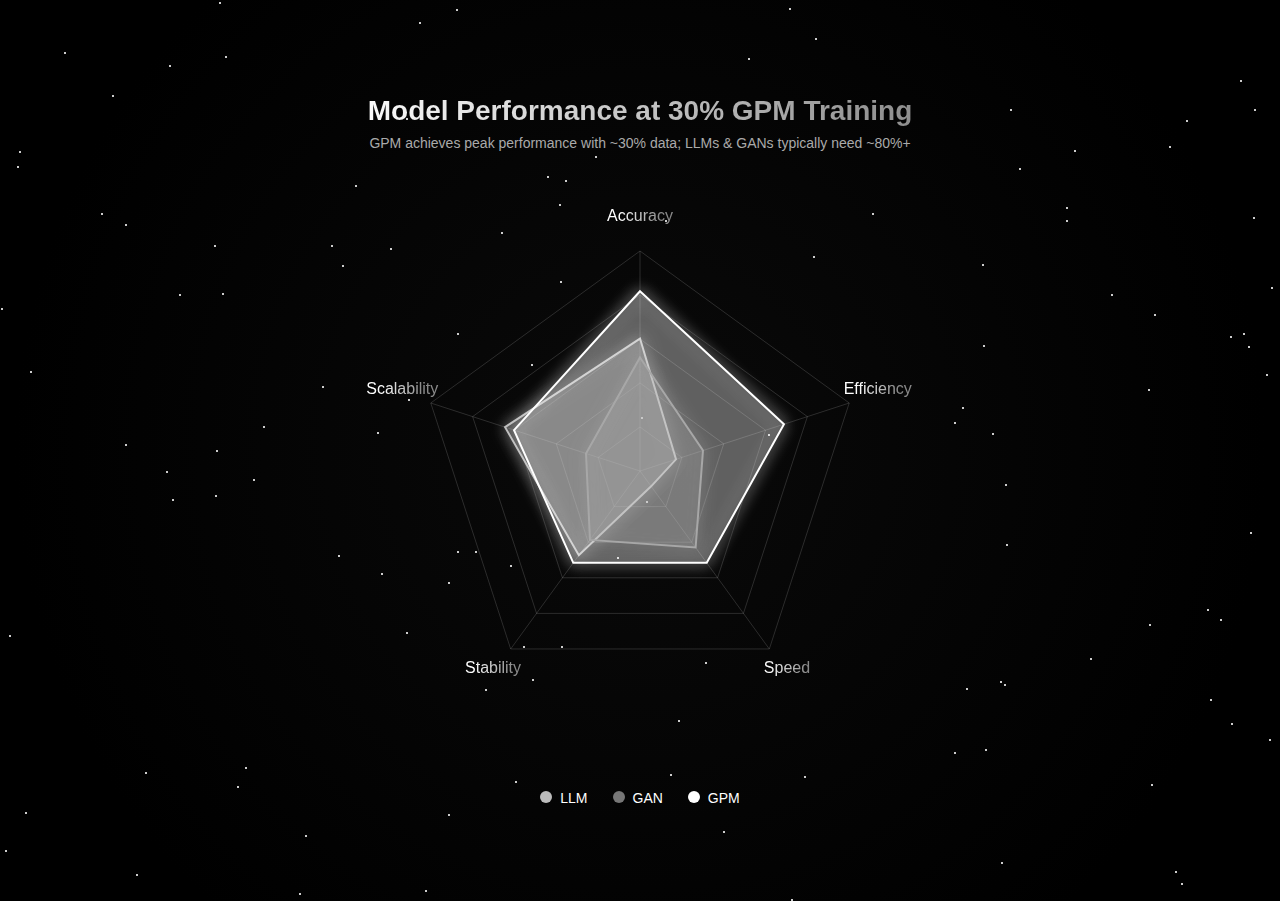
<file: spider.html>
<!DOCTYPE html>
<html lang="en">
<head>
<meta charset="UTF-8">
<meta name="viewport" content="width=device-width, initial-scale=1.0">
<title>Model Performance Radar</title>

<style>
* { margin:0; padding:0; box-sizing:border-box; }

body {
    background: radial-gradient(circle at center, #0a0a0a 0%, #000000 80%);
    color: white;
    font-family: Arial, sans-serif;
    display:flex;
    justify-content:center;
    align-items:center;
    height:100vh;
    overflow:hidden;
}

/* ⭐ Stars */
.stars {
    position:absolute;
    width:100%;
    height:100%;
    z-index:0;
}
.stars span {
    position:absolute;
    width:2px;
    height:2px;
    background:white;
    opacity:0.8;
    animation: twinkle 3s infinite ease-in-out;
}
@keyframes twinkle {
    0%,100% {opacity:0.2;}
    50% {opacity:1;}
}

.container {
    position:relative;
    z-index:2;
    text-align:center;
}

h1 {
    font-size:28px;
    background: linear-gradient(to right, #ffffff, #888888);
    -webkit-background-clip: text;
    -webkit-text-fill-color: transparent;
    margin-bottom:8px;
}

p {
    font-size:14px;
    color:#aaaaaa;
    margin-bottom:20px;
}

canvas {
    max-width:600px;
}

.legend {
    margin-top:15px;
    display:flex;
    justify-content:center;
    gap:25px;
    font-size:14px;
}

.legend span::before {
    content:"";
    display:inline-block;
    width:12px;
    height:12px;
    margin-right:8px;
    border-radius:50%;
}
.llm::before { background:#bbbbbb; }
.gan::before { background:#777777; }
.gpm::before { background:white; }
</style>
</head>
<body>

<div class="stars" id="stars"></div>

<div class="container">
    <h1>Model Performance at 30% GPM Training</h1>
    <p>GPM achieves peak performance with ~30% data; LLMs & GANs typically need ~80%+</p>
    <canvas id="radarChart" width="600" height="600"></canvas>

    <div class="legend">
        <span class="llm">LLM</span>
        <span class="gan">GAN</span>
        <span class="gpm">GPM</span>
    </div>
</div>

<script>
/* ⭐ Generate Stars */
const starsContainer = document.getElementById("stars");
for (let i = 0; i < 120; i++) {
    const star = document.createElement("span");
    star.style.left = Math.random()*100 + "%";
    star.style.top = Math.random()*100 + "%";
    star.style.animationDelay = Math.random()*3 + "s";
    starsContainer.appendChild(star);
}

/* 📊 Radar Chart */
const canvas = document.getElementById("radarChart");
const ctx = canvas.getContext("2d");

const labels = ["Accuracy", "Efficiency", "Speed", "Stability", "Scalability"];

const datasets = [
    { label: "LLM", data: [70, 20, 10, 55, 75], color: "#bbbbbb" },
    { label: "GAN", data: [60, 35, 50, 45, 30], color: "#777777" },
    { label: "GPM", data: [95, 80, 60, 60, 70], color: "#ffffff" }
];

const centerX = canvas.width/2;
const centerY = canvas.height/2;
const radius = 220;
const levels = 5;
const maxValue = 100;

let progress = 0;

/* Draw Grid */
function drawGrid() {
    ctx.strokeStyle = "rgba(255,255,255,0.15)";
    ctx.lineWidth = 1;

    for (let level = 1; level <= levels; level++) {
        ctx.beginPath();
        const r = radius * (level/levels);

        for (let i = 0; i < labels.length; i++) {
            const angle = (Math.PI*2/labels.length)*i - Math.PI/2;
            const x = centerX + r*Math.cos(angle);
            const y = centerY + r*Math.sin(angle);
            i===0 ? ctx.moveTo(x,y) : ctx.lineTo(x,y);
        }
        ctx.closePath();
        ctx.stroke();
    }

    /* Radial lines */
    for (let i = 0; i < labels.length; i++) {
        const angle = (Math.PI*2/labels.length)*i - Math.PI/2;
        ctx.beginPath();
        ctx.moveTo(centerX, centerY);
        ctx.lineTo(
            centerX + radius*Math.cos(angle),
            centerY + radius*Math.sin(angle)
        );
        ctx.stroke();
    }
}

/* Draw Labels */
function drawLabels() {
    ctx.font = "16px Arial";
    ctx.textAlign = "center";

    for (let i = 0; i < labels.length; i++) {
        const angle = (Math.PI*2/labels.length)*i - Math.PI/2;
        const x = centerX + (radius+30)*Math.cos(angle);
        const y = centerY + (radius+30)*Math.sin(angle);

        const gradient = ctx.createLinearGradient(x-20,y,x+20,y);
        gradient.addColorStop(0,"#ffffff");
        gradient.addColorStop(1,"#888888");

        ctx.fillStyle = gradient;
        ctx.fillText(labels[i], x, y);
    }
}

/* Draw Dataset */
function drawDataset(dataset) {
    ctx.beginPath();

    dataset.data.forEach((value,i)=>{
        const percent = (value*progress)/maxValue;
        const angle = (Math.PI*2/labels.length)*i - Math.PI/2;
        const x = centerX + radius*percent*Math.cos(angle);
        const y = centerY + radius*percent*Math.sin(angle);
        i===0 ? ctx.moveTo(x,y) : ctx.lineTo(x,y);
    });

    ctx.closePath();

    ctx.fillStyle = dataset.color + "33";
    ctx.strokeStyle = dataset.color;
    ctx.lineWidth = 2;
    ctx.shadowColor = dataset.color;
    ctx.shadowBlur = 15;

    ctx.fill();
    ctx.stroke();

    ctx.shadowBlur = 0;
}

/* Animate */
function animate() {
    ctx.clearRect(0,0,canvas.width,canvas.height);

    drawGrid();
    drawLabels();
    datasets.forEach(ds=>drawDataset(ds));

    if(progress < 1) progress += 0.02;

    requestAnimationFrame(animate);
}

animate();
</script>

</body>
</html>
</file>
